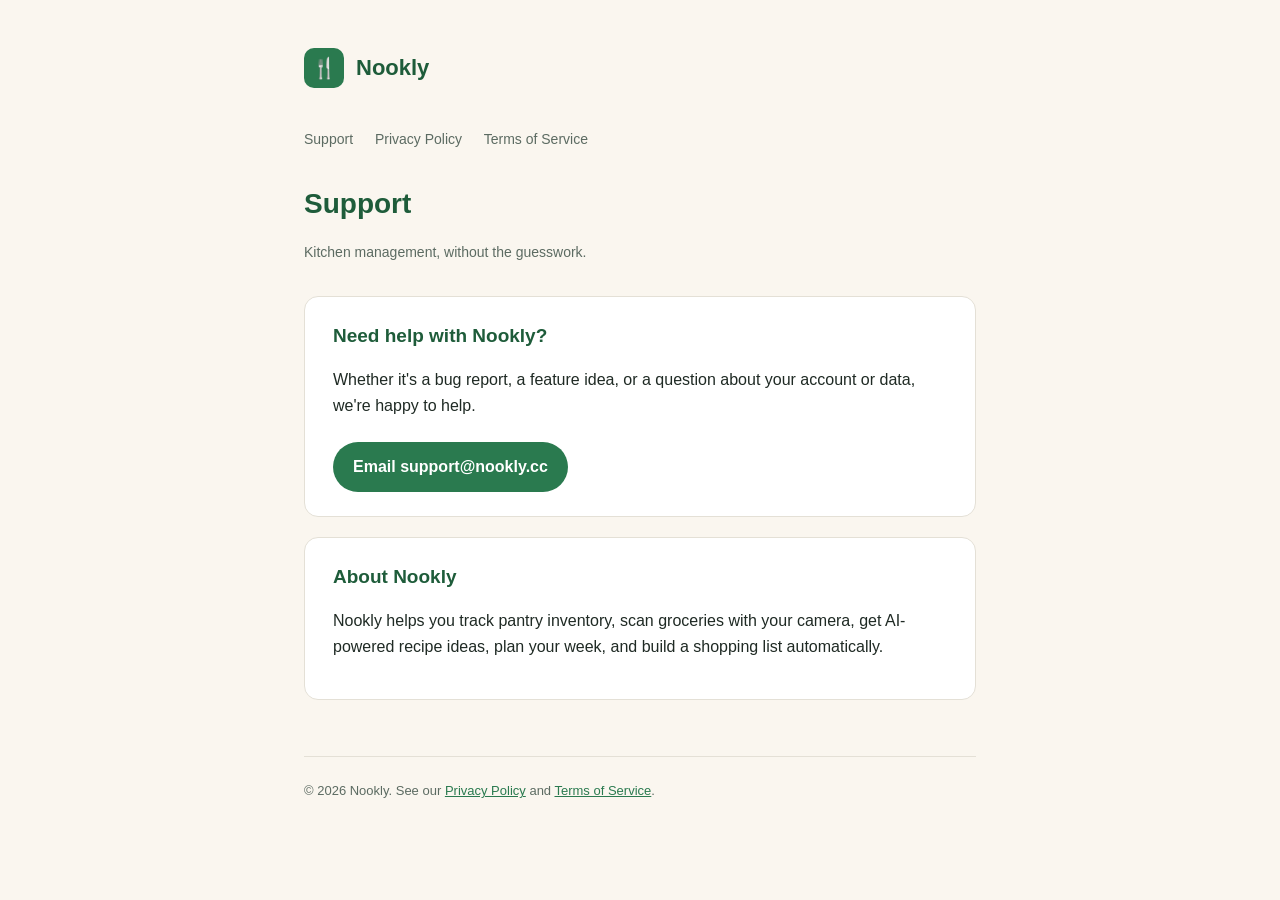
<file: index.html>
<!doctype html>
<html lang="en">
<head>
<meta charset="utf-8">
<meta name="viewport" content="width=device-width, initial-scale=1">
<title>Nookly — Support</title>
<link rel="stylesheet" href="style.css">
</head>
<body>
<div class="wrap">
  <header class="site">
    <div class="logo">🍴</div>
    <div class="name">Nookly</div>
  </header>
  <nav class="site">
    <a href="/">Support</a>
    <a href="/privacy">Privacy Policy</a>
    <a href="/terms">Terms of Service</a>
  </nav>

  <h1>Support</h1>
  <p class="updated">Kitchen management, without the guesswork.</p>

  <div class="card">
    <h2 style="margin-top:0">Need help with Nookly?</h2>
    <p>
      Whether it's a bug report, a feature idea, or a question about your account or data,
      we're happy to help.
    </p>
    <a class="button" href="mailto:support@nookly.cc">Email support@nookly.cc</a>
  </div>

  <div class="card">
    <h2 style="margin-top:0">About Nookly</h2>
    <p>
      Nookly helps you track pantry inventory, scan groceries with your camera, get AI-powered
      recipe ideas, plan your week, and build a shopping list automatically.
    </p>
  </div>

  <footer class="site">
    &copy; 2026 Nookly. See our <a href="/privacy">Privacy Policy</a> and
    <a href="/terms">Terms of Service</a>.
  </footer>
</div>
</body>
</html>
</file>
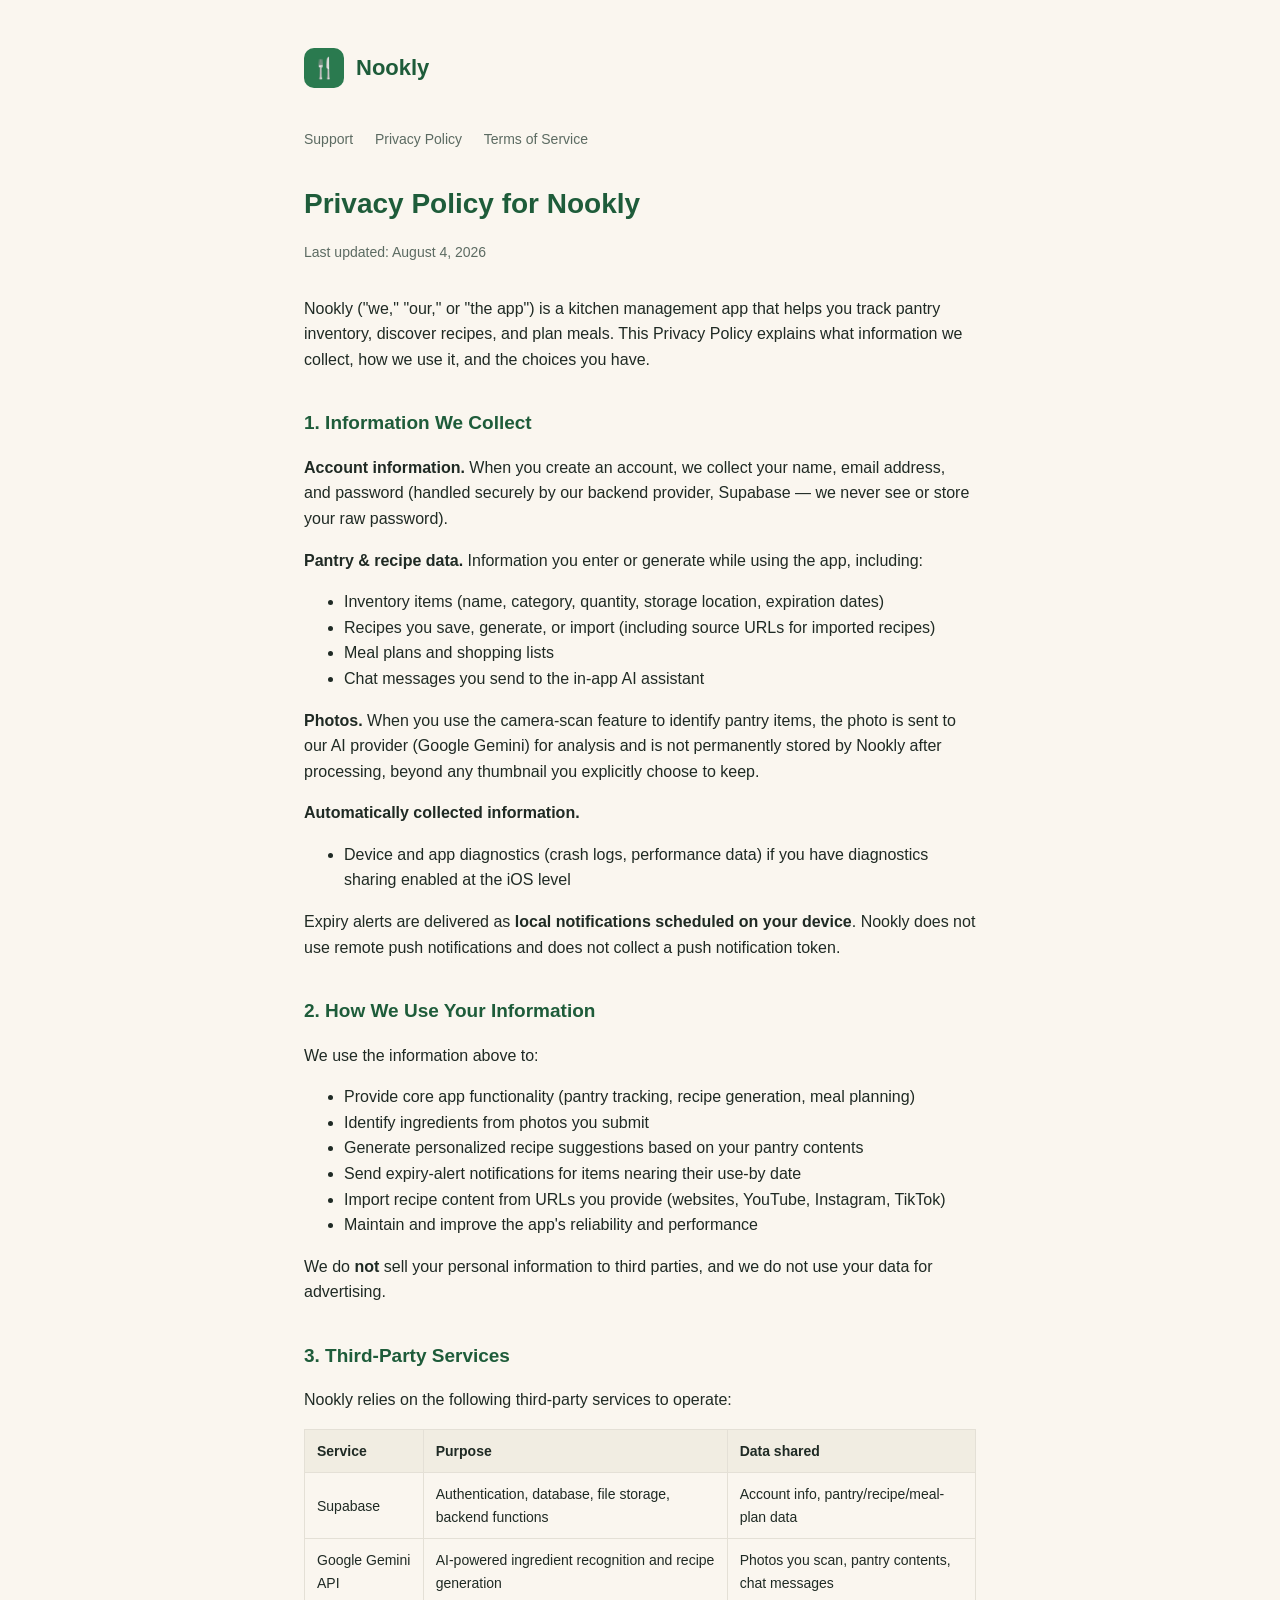
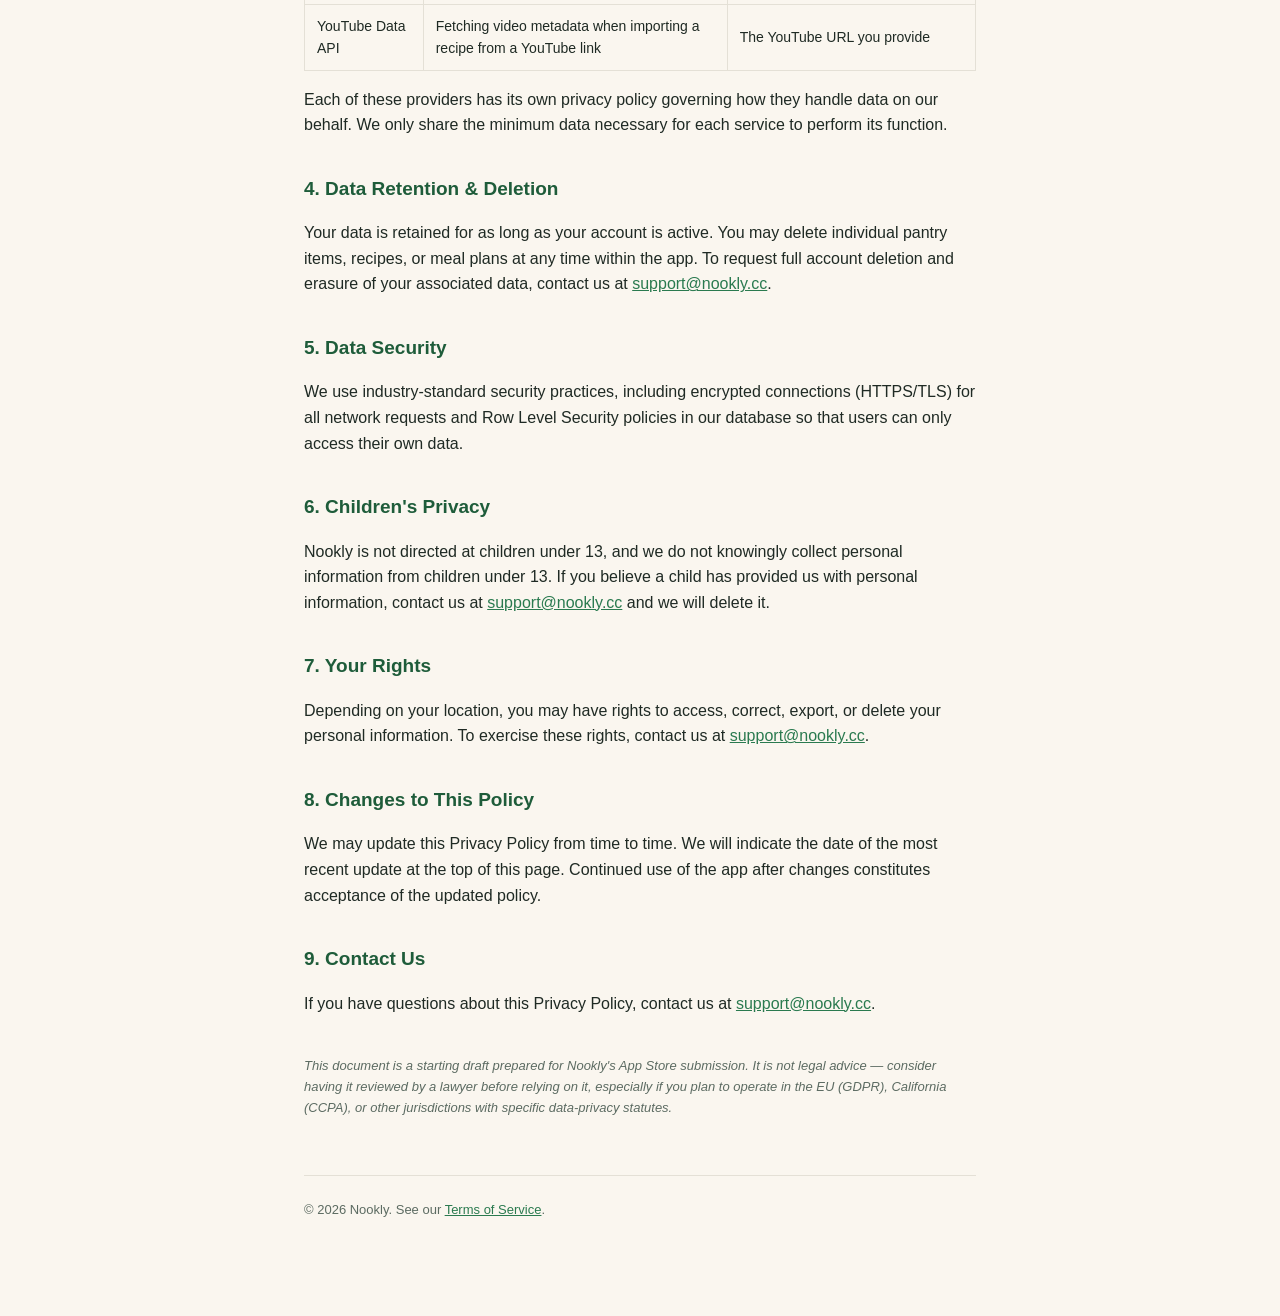
<file: privacy/index.html>
<!doctype html>
<html lang="en">
<head>
<meta charset="utf-8">
<meta name="viewport" content="width=device-width, initial-scale=1">
<title>Nookly — Privacy Policy</title>
<link rel="stylesheet" href="/style.css">
</head>
<body>
<div class="wrap">
  <header class="site">
    <div class="logo">🍴</div>
    <div class="name">Nookly</div>
  </header>
  <nav class="site">
    <a href="/">Support</a>
    <a href="/privacy">Privacy Policy</a>
    <a href="/terms">Terms of Service</a>
  </nav>

  <h1>Privacy Policy for Nookly</h1>
  <p class="updated">Last updated: August 4, 2026</p>

  <p>Nookly ("we," "our," or "the app") is a kitchen management app that helps you track pantry
  inventory, discover recipes, and plan meals. This Privacy Policy explains what information we
  collect, how we use it, and the choices you have.</p>

  <h2>1. Information We Collect</h2>
  <p><strong>Account information.</strong> When you create an account, we collect your name, email
  address, and password (handled securely by our backend provider, Supabase — we never see or
  store your raw password).</p>
  <p><strong>Pantry &amp; recipe data.</strong> Information you enter or generate while using the
  app, including:</p>
  <ul>
    <li>Inventory items (name, category, quantity, storage location, expiration dates)</li>
    <li>Recipes you save, generate, or import (including source URLs for imported recipes)</li>
    <li>Meal plans and shopping lists</li>
    <li>Chat messages you send to the in-app AI assistant</li>
  </ul>
  <p><strong>Photos.</strong> When you use the camera-scan feature to identify pantry items, the
  photo is sent to our AI provider (Google Gemini) for analysis and is not permanently stored by
  Nookly after processing, beyond any thumbnail you explicitly choose to keep.</p>
  <p><strong>Automatically collected information.</strong></p>
  <ul>
    <li>Device and app diagnostics (crash logs, performance data) if you have diagnostics sharing
    enabled at the iOS level</li>
  </ul>
  <p>Expiry alerts are delivered as <strong>local notifications scheduled on your device</strong>.
  Nookly does not use remote push notifications and does not collect a push notification token.</p>

  <h2>2. How We Use Your Information</h2>
  <p>We use the information above to:</p>
  <ul>
    <li>Provide core app functionality (pantry tracking, recipe generation, meal planning)</li>
    <li>Identify ingredients from photos you submit</li>
    <li>Generate personalized recipe suggestions based on your pantry contents</li>
    <li>Send expiry-alert notifications for items nearing their use-by date</li>
    <li>Import recipe content from URLs you provide (websites, YouTube, Instagram, TikTok)</li>
    <li>Maintain and improve the app's reliability and performance</li>
  </ul>
  <p>We do <strong>not</strong> sell your personal information to third parties, and we do not use
  your data for advertising.</p>

  <h2>3. Third-Party Services</h2>
  <p>Nookly relies on the following third-party services to operate:</p>
  <table>
    <tr><th>Service</th><th>Purpose</th><th>Data shared</th></tr>
    <tr>
      <td>Supabase</td>
      <td>Authentication, database, file storage, backend functions</td>
      <td>Account info, pantry/recipe/meal-plan data</td>
    </tr>
    <tr>
      <td>Google Gemini API</td>
      <td>AI-powered ingredient recognition and recipe generation</td>
      <td>Photos you scan, pantry contents, chat messages</td>
    </tr>
    <tr>
      <td>YouTube Data API</td>
      <td>Fetching video metadata when importing a recipe from a YouTube link</td>
      <td>The YouTube URL you provide</td>
    </tr>
  </table>
  <p>Each of these providers has its own privacy policy governing how they handle data on our
  behalf. We only share the minimum data necessary for each service to perform its function.</p>

  <h2>4. Data Retention &amp; Deletion</h2>
  <p>Your data is retained for as long as your account is active. You may delete individual
  pantry items, recipes, or meal plans at any time within the app. To request full account
  deletion and erasure of your associated data, contact us at
  <a href="mailto:support@nookly.cc">support@nookly.cc</a>.</p>

  <h2>5. Data Security</h2>
  <p>We use industry-standard security practices, including encrypted connections (HTTPS/TLS) for
  all network requests and Row Level Security policies in our database so that users can only
  access their own data.</p>

  <h2>6. Children's Privacy</h2>
  <p>Nookly is not directed at children under 13, and we do not knowingly collect personal
  information from children under 13. If you believe a child has provided us with personal
  information, contact us at <a href="mailto:support@nookly.cc">support@nookly.cc</a> and we will
  delete it.</p>

  <h2>7. Your Rights</h2>
  <p>Depending on your location, you may have rights to access, correct, export, or delete your
  personal information. To exercise these rights, contact us at
  <a href="mailto:support@nookly.cc">support@nookly.cc</a>.</p>

  <h2>8. Changes to This Policy</h2>
  <p>We may update this Privacy Policy from time to time. We will indicate the date of the most
  recent update at the top of this page. Continued use of the app after changes constitutes
  acceptance of the updated policy.</p>

  <h2>9. Contact Us</h2>
  <p>If you have questions about this Privacy Policy, contact us at
  <a href="mailto:support@nookly.cc">support@nookly.cc</a>.</p>

  <p class="disclaimer">This document is a starting draft prepared for Nookly's App Store
  submission. It is not legal advice — consider having it reviewed by a lawyer before relying on
  it, especially if you plan to operate in the EU (GDPR), California (CCPA), or other
  jurisdictions with specific data-privacy statutes.</p>

  <footer class="site">
    &copy; 2026 Nookly. See our <a href="/terms">Terms of Service</a>.
  </footer>
</div>
</body>
</html>
</file>
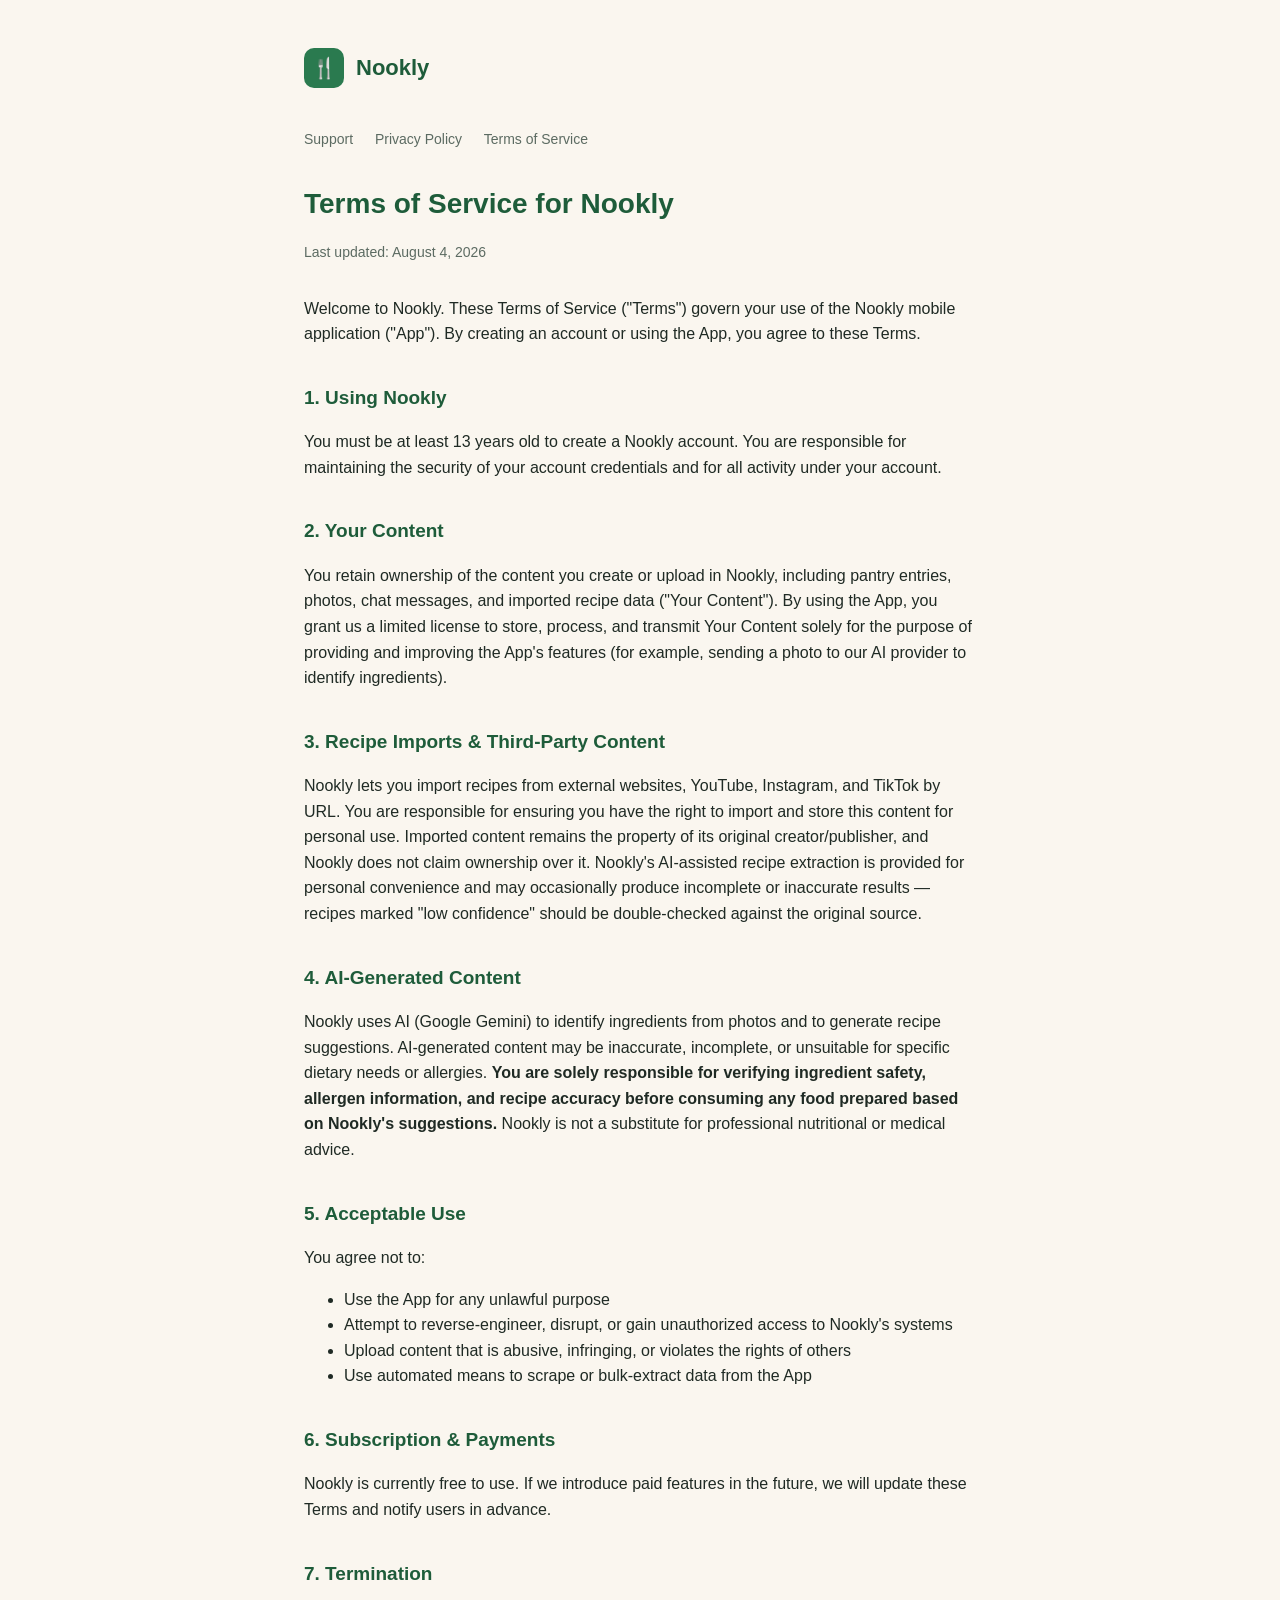
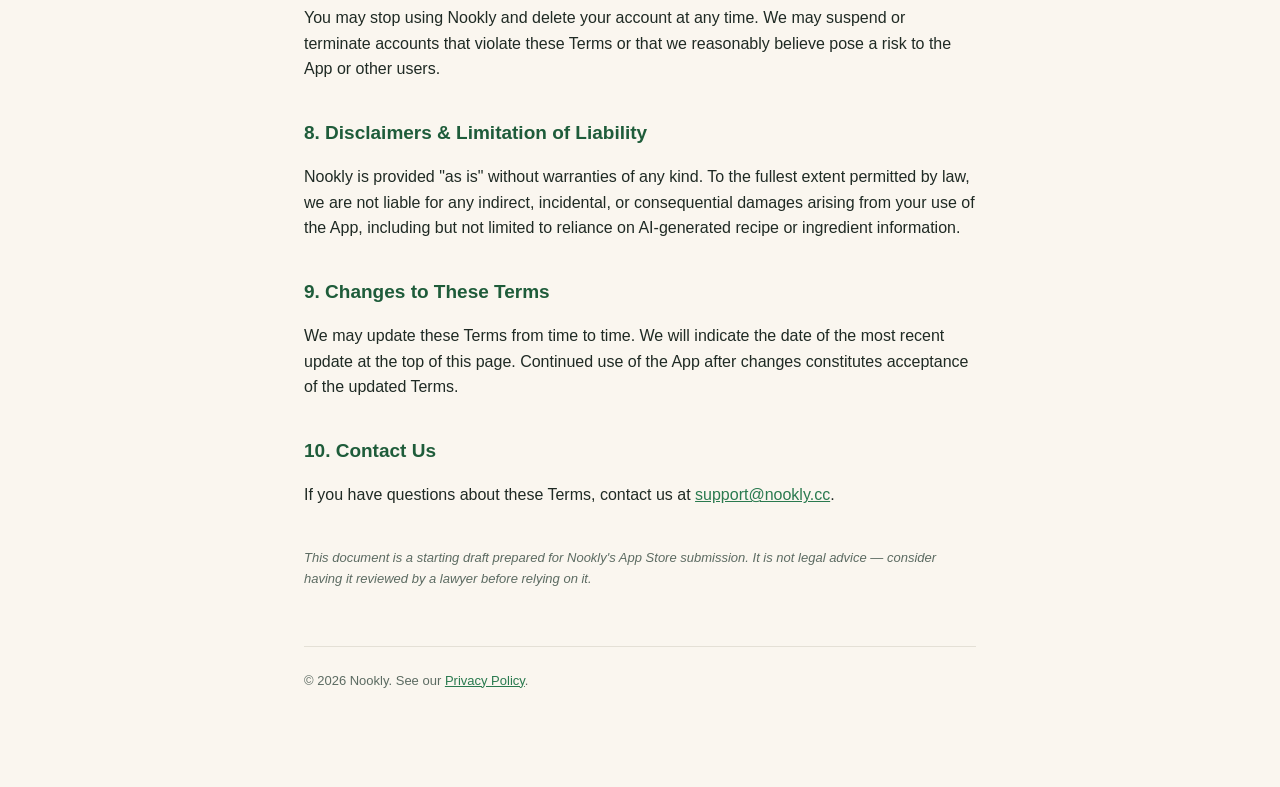
<file: terms/index.html>
<!doctype html>
<html lang="en">
<head>
<meta charset="utf-8">
<meta name="viewport" content="width=device-width, initial-scale=1">
<title>Nookly — Terms of Service</title>
<link rel="stylesheet" href="/style.css">
</head>
<body>
<div class="wrap">
  <header class="site">
    <div class="logo">🍴</div>
    <div class="name">Nookly</div>
  </header>
  <nav class="site">
    <a href="/">Support</a>
    <a href="/privacy">Privacy Policy</a>
    <a href="/terms">Terms of Service</a>
  </nav>

  <h1>Terms of Service for Nookly</h1>
  <p class="updated">Last updated: August 4, 2026</p>

  <p>Welcome to Nookly. These Terms of Service ("Terms") govern your use of the Nookly mobile
  application ("App"). By creating an account or using the App, you agree to these Terms.</p>

  <h2>1. Using Nookly</h2>
  <p>You must be at least 13 years old to create a Nookly account. You are responsible for
  maintaining the security of your account credentials and for all activity under your account.</p>

  <h2>2. Your Content</h2>
  <p>You retain ownership of the content you create or upload in Nookly, including pantry
  entries, photos, chat messages, and imported recipe data ("Your Content"). By using the App,
  you grant us a limited license to store, process, and transmit Your Content solely for the
  purpose of providing and improving the App's features (for example, sending a photo to our AI
  provider to identify ingredients).</p>

  <h2>3. Recipe Imports &amp; Third-Party Content</h2>
  <p>Nookly lets you import recipes from external websites, YouTube, Instagram, and TikTok by
  URL. You are responsible for ensuring you have the right to import and store this content for
  personal use. Imported content remains the property of its original creator/publisher, and
  Nookly does not claim ownership over it. Nookly's AI-assisted recipe extraction is provided for
  personal convenience and may occasionally produce incomplete or inaccurate results — recipes
  marked "low confidence" should be double-checked against the original source.</p>

  <h2>4. AI-Generated Content</h2>
  <p>Nookly uses AI (Google Gemini) to identify ingredients from photos and to generate recipe
  suggestions. AI-generated content may be inaccurate, incomplete, or unsuitable for specific
  dietary needs or allergies. <strong>You are solely responsible for verifying ingredient safety,
  allergen information, and recipe accuracy before consuming any food prepared based on Nookly's
  suggestions.</strong> Nookly is not a substitute for professional nutritional or medical
  advice.</p>

  <h2>5. Acceptable Use</h2>
  <p>You agree not to:</p>
  <ul>
    <li>Use the App for any unlawful purpose</li>
    <li>Attempt to reverse-engineer, disrupt, or gain unauthorized access to Nookly's systems</li>
    <li>Upload content that is abusive, infringing, or violates the rights of others</li>
    <li>Use automated means to scrape or bulk-extract data from the App</li>
  </ul>

  <h2>6. Subscription &amp; Payments</h2>
  <p>Nookly is currently free to use. If we introduce paid features in the future, we will update
  these Terms and notify users in advance.</p>

  <h2>7. Termination</h2>
  <p>You may stop using Nookly and delete your account at any time. We may suspend or terminate
  accounts that violate these Terms or that we reasonably believe pose a risk to the App or other
  users.</p>

  <h2>8. Disclaimers &amp; Limitation of Liability</h2>
  <p>Nookly is provided "as is" without warranties of any kind. To the fullest extent permitted by
  law, we are not liable for any indirect, incidental, or consequential damages arising from your
  use of the App, including but not limited to reliance on AI-generated recipe or ingredient
  information.</p>

  <h2>9. Changes to These Terms</h2>
  <p>We may update these Terms from time to time. We will indicate the date of the most recent
  update at the top of this page. Continued use of the App after changes constitutes acceptance
  of the updated Terms.</p>

  <h2>10. Contact Us</h2>
  <p>If you have questions about these Terms, contact us at
  <a href="mailto:support@nookly.cc">support@nookly.cc</a>.</p>

  <p class="disclaimer">This document is a starting draft prepared for Nookly's App Store
  submission. It is not legal advice — consider having it reviewed by a lawyer before relying on
  it.</p>

  <footer class="site">
    &copy; 2026 Nookly. See our <a href="/privacy">Privacy Policy</a>.
  </footer>
</div>
</body>
</html>
</file>
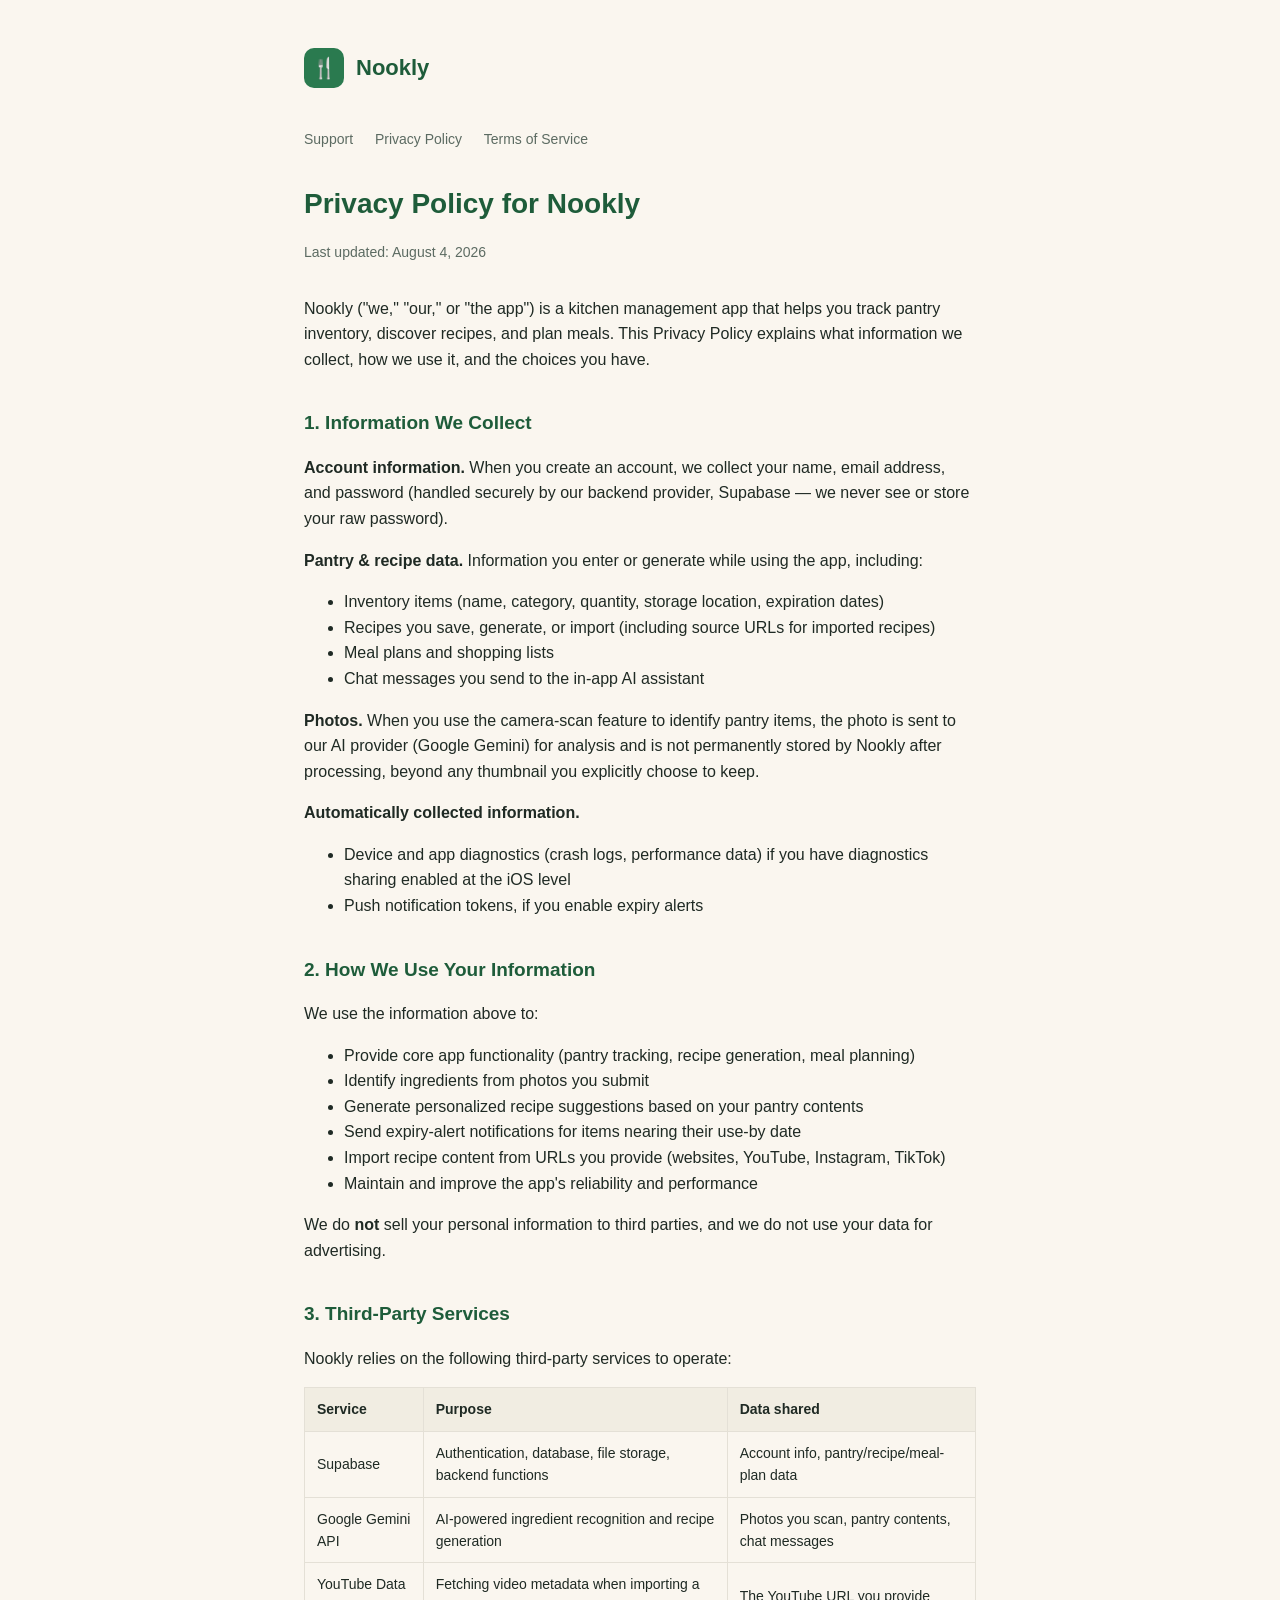
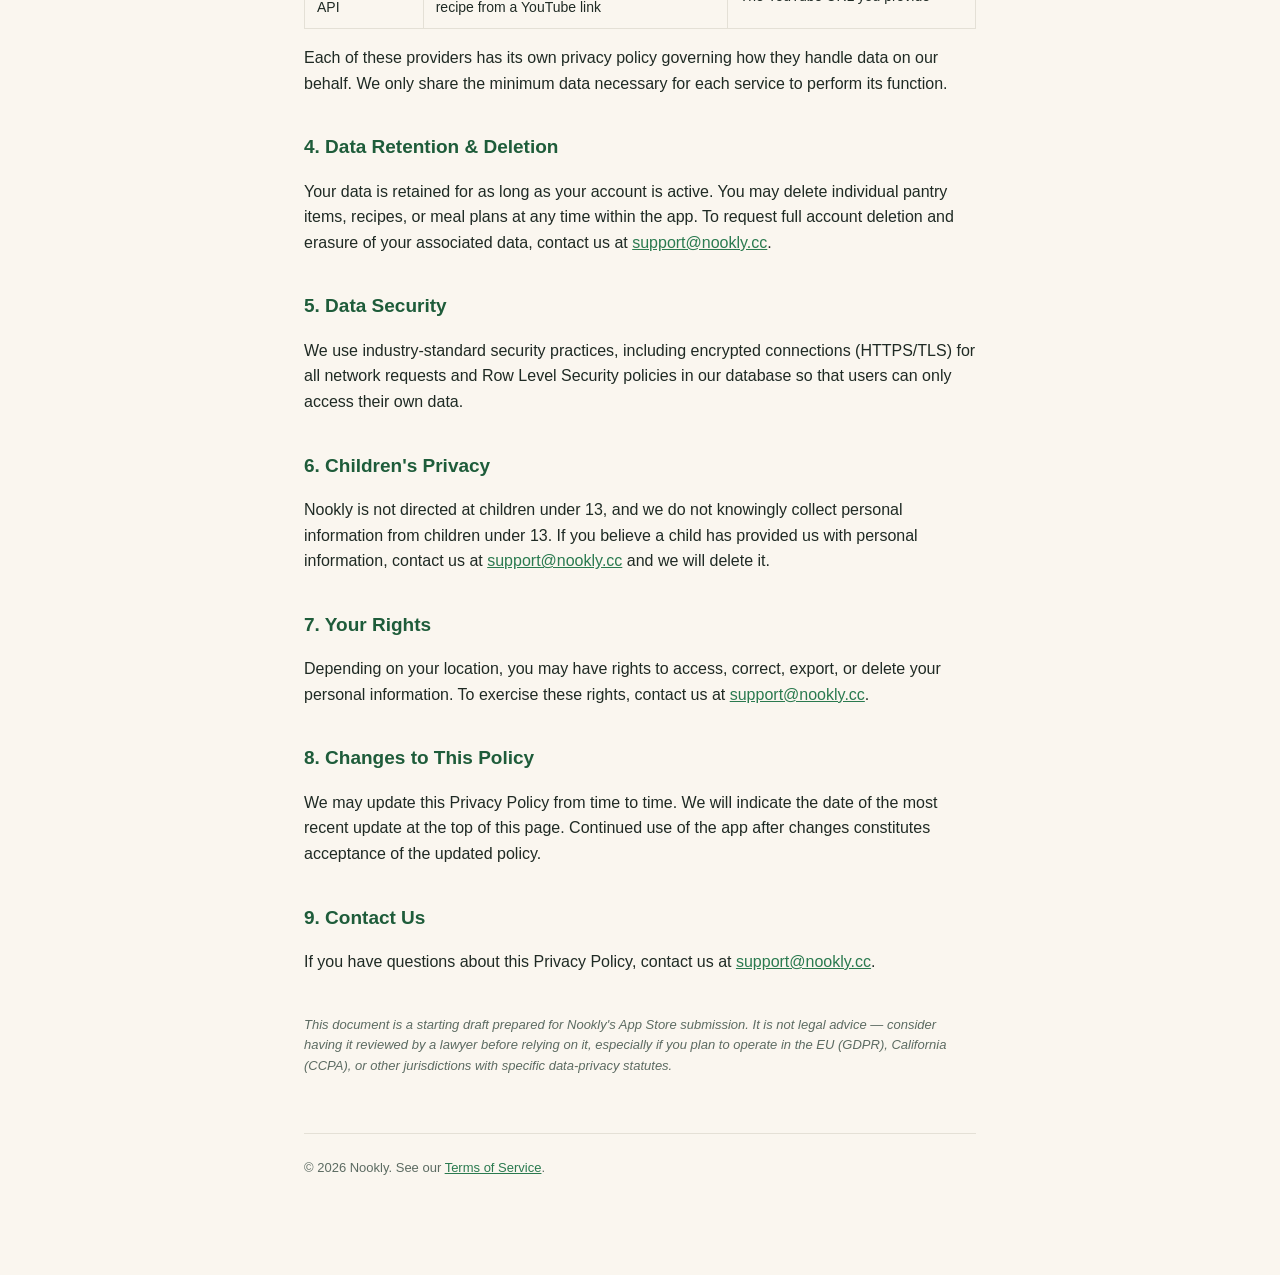
<file: privacy.html>
<!doctype html>
<html lang="en">
<head>
<meta charset="utf-8">
<meta name="viewport" content="width=device-width, initial-scale=1">
<title>Nookly — Privacy Policy</title>
<link rel="stylesheet" href="style.css">
</head>
<body>
<div class="wrap">
  <header class="site">
    <div class="logo">🍴</div>
    <div class="name">Nookly</div>
  </header>
  <nav class="site">
    <a href="/">Support</a>
    <a href="/privacy.html">Privacy Policy</a>
    <a href="/terms.html">Terms of Service</a>
  </nav>

  <h1>Privacy Policy for Nookly</h1>
  <p class="updated">Last updated: August 4, 2026</p>

  <p>Nookly ("we," "our," or "the app") is a kitchen management app that helps you track pantry
  inventory, discover recipes, and plan meals. This Privacy Policy explains what information we
  collect, how we use it, and the choices you have.</p>

  <h2>1. Information We Collect</h2>
  <p><strong>Account information.</strong> When you create an account, we collect your name, email
  address, and password (handled securely by our backend provider, Supabase — we never see or
  store your raw password).</p>
  <p><strong>Pantry &amp; recipe data.</strong> Information you enter or generate while using the
  app, including:</p>
  <ul>
    <li>Inventory items (name, category, quantity, storage location, expiration dates)</li>
    <li>Recipes you save, generate, or import (including source URLs for imported recipes)</li>
    <li>Meal plans and shopping lists</li>
    <li>Chat messages you send to the in-app AI assistant</li>
  </ul>
  <p><strong>Photos.</strong> When you use the camera-scan feature to identify pantry items, the
  photo is sent to our AI provider (Google Gemini) for analysis and is not permanently stored by
  Nookly after processing, beyond any thumbnail you explicitly choose to keep.</p>
  <p><strong>Automatically collected information.</strong></p>
  <ul>
    <li>Device and app diagnostics (crash logs, performance data) if you have diagnostics sharing
    enabled at the iOS level</li>
    <li>Push notification tokens, if you enable expiry alerts</li>
  </ul>

  <h2>2. How We Use Your Information</h2>
  <p>We use the information above to:</p>
  <ul>
    <li>Provide core app functionality (pantry tracking, recipe generation, meal planning)</li>
    <li>Identify ingredients from photos you submit</li>
    <li>Generate personalized recipe suggestions based on your pantry contents</li>
    <li>Send expiry-alert notifications for items nearing their use-by date</li>
    <li>Import recipe content from URLs you provide (websites, YouTube, Instagram, TikTok)</li>
    <li>Maintain and improve the app's reliability and performance</li>
  </ul>
  <p>We do <strong>not</strong> sell your personal information to third parties, and we do not use
  your data for advertising.</p>

  <h2>3. Third-Party Services</h2>
  <p>Nookly relies on the following third-party services to operate:</p>
  <table>
    <tr><th>Service</th><th>Purpose</th><th>Data shared</th></tr>
    <tr>
      <td>Supabase</td>
      <td>Authentication, database, file storage, backend functions</td>
      <td>Account info, pantry/recipe/meal-plan data</td>
    </tr>
    <tr>
      <td>Google Gemini API</td>
      <td>AI-powered ingredient recognition and recipe generation</td>
      <td>Photos you scan, pantry contents, chat messages</td>
    </tr>
    <tr>
      <td>YouTube Data API</td>
      <td>Fetching video metadata when importing a recipe from a YouTube link</td>
      <td>The YouTube URL you provide</td>
    </tr>
  </table>
  <p>Each of these providers has its own privacy policy governing how they handle data on our
  behalf. We only share the minimum data necessary for each service to perform its function.</p>

  <h2>4. Data Retention &amp; Deletion</h2>
  <p>Your data is retained for as long as your account is active. You may delete individual
  pantry items, recipes, or meal plans at any time within the app. To request full account
  deletion and erasure of your associated data, contact us at
  <a href="mailto:support@nookly.cc">support@nookly.cc</a>.</p>

  <h2>5. Data Security</h2>
  <p>We use industry-standard security practices, including encrypted connections (HTTPS/TLS) for
  all network requests and Row Level Security policies in our database so that users can only
  access their own data.</p>

  <h2>6. Children's Privacy</h2>
  <p>Nookly is not directed at children under 13, and we do not knowingly collect personal
  information from children under 13. If you believe a child has provided us with personal
  information, contact us at <a href="mailto:support@nookly.cc">support@nookly.cc</a> and we will
  delete it.</p>

  <h2>7. Your Rights</h2>
  <p>Depending on your location, you may have rights to access, correct, export, or delete your
  personal information. To exercise these rights, contact us at
  <a href="mailto:support@nookly.cc">support@nookly.cc</a>.</p>

  <h2>8. Changes to This Policy</h2>
  <p>We may update this Privacy Policy from time to time. We will indicate the date of the most
  recent update at the top of this page. Continued use of the app after changes constitutes
  acceptance of the updated policy.</p>

  <h2>9. Contact Us</h2>
  <p>If you have questions about this Privacy Policy, contact us at
  <a href="mailto:support@nookly.cc">support@nookly.cc</a>.</p>

  <p class="disclaimer">This document is a starting draft prepared for Nookly's App Store
  submission. It is not legal advice — consider having it reviewed by a lawyer before relying on
  it, especially if you plan to operate in the EU (GDPR), California (CCPA), or other
  jurisdictions with specific data-privacy statutes.</p>

  <footer class="site">
    &copy; 2026 Nookly. See our <a href="/terms.html">Terms of Service</a>.
  </footer>
</div>
</body>
</html>
</file>
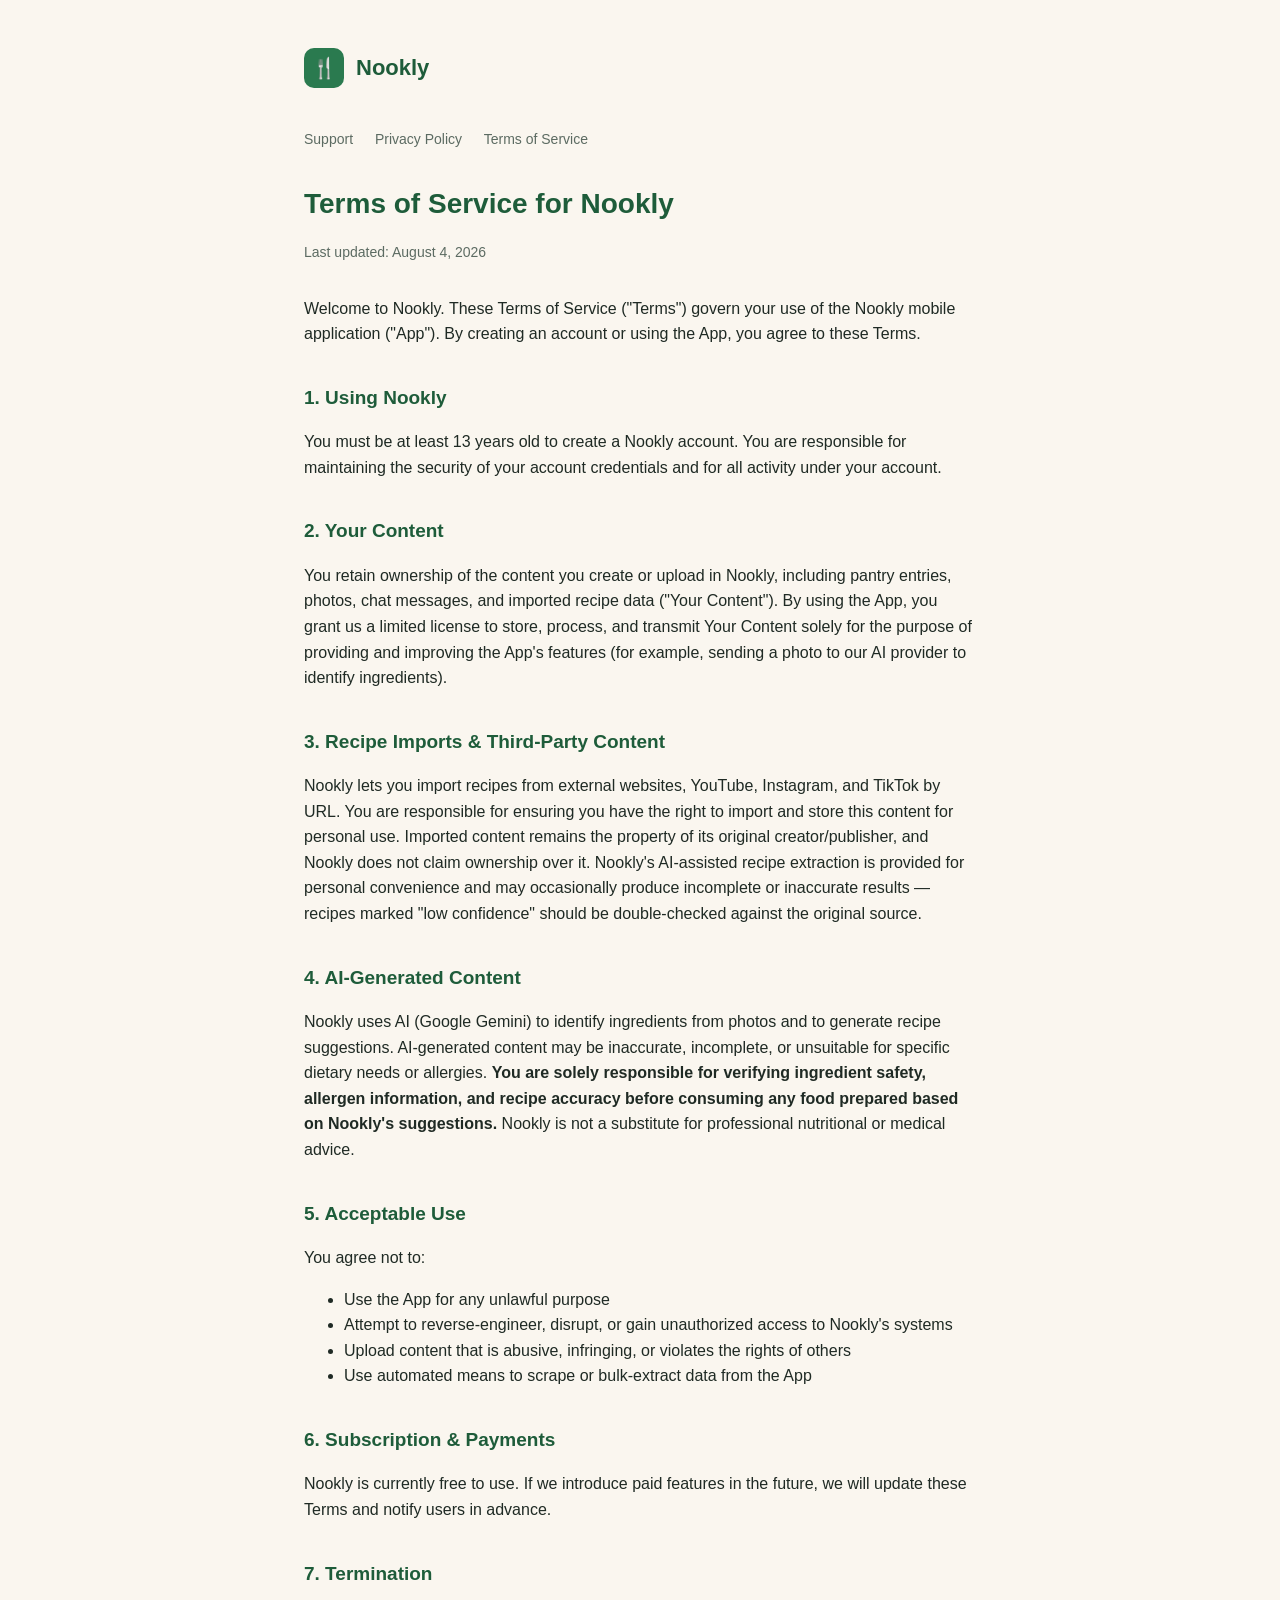
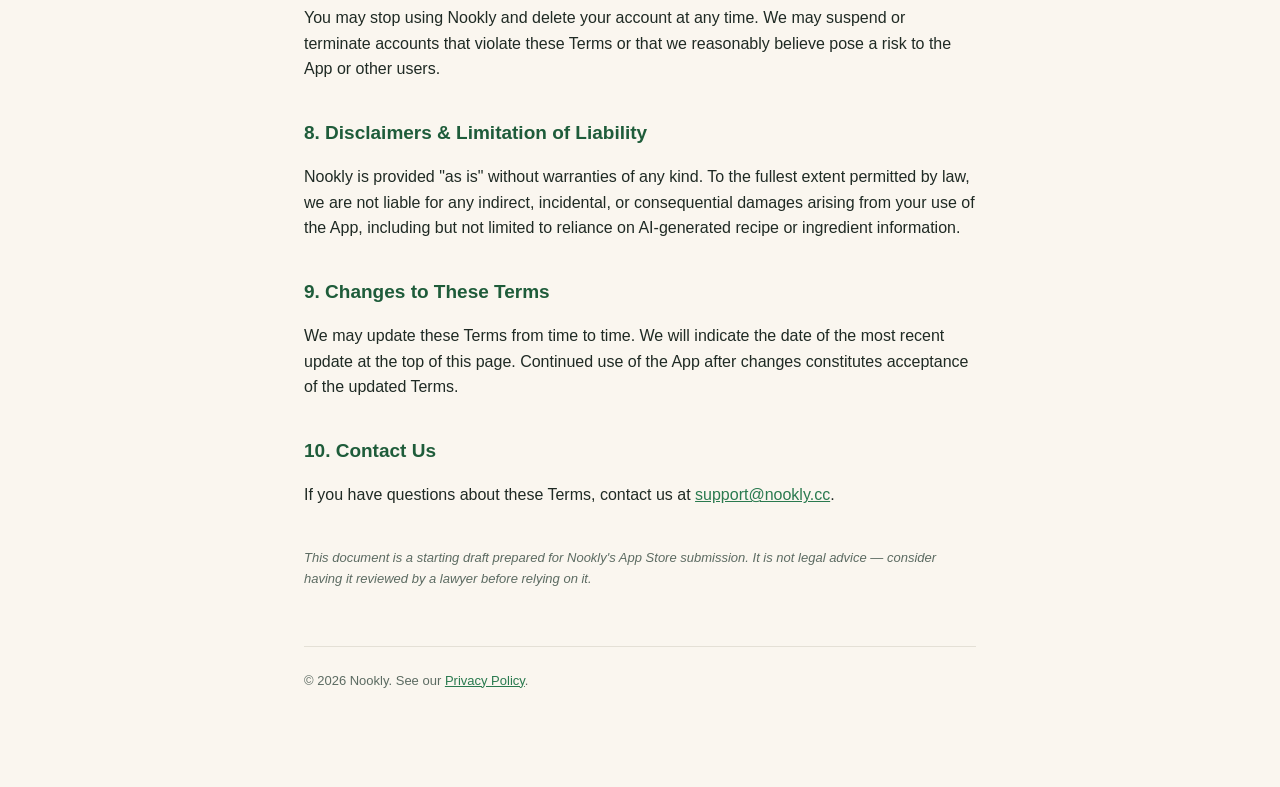
<file: terms.html>
<!doctype html>
<html lang="en">
<head>
<meta charset="utf-8">
<meta name="viewport" content="width=device-width, initial-scale=1">
<title>Nookly — Terms of Service</title>
<link rel="stylesheet" href="style.css">
</head>
<body>
<div class="wrap">
  <header class="site">
    <div class="logo">🍴</div>
    <div class="name">Nookly</div>
  </header>
  <nav class="site">
    <a href="/">Support</a>
    <a href="/privacy.html">Privacy Policy</a>
    <a href="/terms.html">Terms of Service</a>
  </nav>

  <h1>Terms of Service for Nookly</h1>
  <p class="updated">Last updated: August 4, 2026</p>

  <p>Welcome to Nookly. These Terms of Service ("Terms") govern your use of the Nookly mobile
  application ("App"). By creating an account or using the App, you agree to these Terms.</p>

  <h2>1. Using Nookly</h2>
  <p>You must be at least 13 years old to create a Nookly account. You are responsible for
  maintaining the security of your account credentials and for all activity under your account.</p>

  <h2>2. Your Content</h2>
  <p>You retain ownership of the content you create or upload in Nookly, including pantry
  entries, photos, chat messages, and imported recipe data ("Your Content"). By using the App,
  you grant us a limited license to store, process, and transmit Your Content solely for the
  purpose of providing and improving the App's features (for example, sending a photo to our AI
  provider to identify ingredients).</p>

  <h2>3. Recipe Imports &amp; Third-Party Content</h2>
  <p>Nookly lets you import recipes from external websites, YouTube, Instagram, and TikTok by
  URL. You are responsible for ensuring you have the right to import and store this content for
  personal use. Imported content remains the property of its original creator/publisher, and
  Nookly does not claim ownership over it. Nookly's AI-assisted recipe extraction is provided for
  personal convenience and may occasionally produce incomplete or inaccurate results — recipes
  marked "low confidence" should be double-checked against the original source.</p>

  <h2>4. AI-Generated Content</h2>
  <p>Nookly uses AI (Google Gemini) to identify ingredients from photos and to generate recipe
  suggestions. AI-generated content may be inaccurate, incomplete, or unsuitable for specific
  dietary needs or allergies. <strong>You are solely responsible for verifying ingredient safety,
  allergen information, and recipe accuracy before consuming any food prepared based on Nookly's
  suggestions.</strong> Nookly is not a substitute for professional nutritional or medical
  advice.</p>

  <h2>5. Acceptable Use</h2>
  <p>You agree not to:</p>
  <ul>
    <li>Use the App for any unlawful purpose</li>
    <li>Attempt to reverse-engineer, disrupt, or gain unauthorized access to Nookly's systems</li>
    <li>Upload content that is abusive, infringing, or violates the rights of others</li>
    <li>Use automated means to scrape or bulk-extract data from the App</li>
  </ul>

  <h2>6. Subscription &amp; Payments</h2>
  <p>Nookly is currently free to use. If we introduce paid features in the future, we will update
  these Terms and notify users in advance.</p>

  <h2>7. Termination</h2>
  <p>You may stop using Nookly and delete your account at any time. We may suspend or terminate
  accounts that violate these Terms or that we reasonably believe pose a risk to the App or other
  users.</p>

  <h2>8. Disclaimers &amp; Limitation of Liability</h2>
  <p>Nookly is provided "as is" without warranties of any kind. To the fullest extent permitted by
  law, we are not liable for any indirect, incidental, or consequential damages arising from your
  use of the App, including but not limited to reliance on AI-generated recipe or ingredient
  information.</p>

  <h2>9. Changes to These Terms</h2>
  <p>We may update these Terms from time to time. We will indicate the date of the most recent
  update at the top of this page. Continued use of the App after changes constitutes acceptance
  of the updated Terms.</p>

  <h2>10. Contact Us</h2>
  <p>If you have questions about these Terms, contact us at
  <a href="mailto:support@nookly.cc">support@nookly.cc</a>.</p>

  <p class="disclaimer">This document is a starting draft prepared for Nookly's App Store
  submission. It is not legal advice — consider having it reviewed by a lawyer before relying on
  it.</p>

  <footer class="site">
    &copy; 2026 Nookly. See our <a href="/privacy.html">Privacy Policy</a>.
  </footer>
</div>
</body>
</html>
</file>
<file: style.css>
:root {
  --green: #2A7A4F;
  --green-dark: #1E5C3A;
  --amber: #E8954A;
  --cream: #FAF6EF;
  --ink: #1F2A24;
  --muted: #5C6B62;
  --border: #E4E0D6;
}

* { box-sizing: border-box; }

body {
  margin: 0;
  font-family: -apple-system, BlinkMacSystemFont, "Segoe UI", Roboto, Helvetica, Arial, sans-serif;
  color: var(--ink);
  background: var(--cream);
  line-height: 1.6;
}

.wrap {
  max-width: 720px;
  margin: 0 auto;
  padding: 48px 24px 96px;
}

header.site {
  display: flex;
  align-items: center;
  gap: 12px;
  margin-bottom: 40px;
}

header.site .logo {
  width: 40px;
  height: 40px;
  border-radius: 10px;
  background: var(--green);
  display: flex;
  align-items: center;
  justify-content: center;
  font-size: 20px;
}

header.site .name {
  font-size: 22px;
  font-weight: 800;
  color: var(--green-dark);
}

nav.site {
  margin-bottom: 32px;
  font-size: 14px;
}

nav.site a {
  color: var(--muted);
  text-decoration: none;
  margin-right: 18px;
}

nav.site a:hover { color: var(--green-dark); }

h1 {
  font-size: 28px;
  font-weight: 800;
  color: var(--green-dark);
  margin: 0 0 8px;
}

h2 {
  font-size: 19px;
  font-weight: 700;
  color: var(--green-dark);
  margin: 36px 0 12px;
}

p, li { color: var(--ink); }

.updated {
  color: var(--muted);
  font-size: 14px;
  margin-bottom: 32px;
}

table {
  width: 100%;
  border-collapse: collapse;
  margin: 16px 0;
  font-size: 14px;
}

th, td {
  text-align: left;
  padding: 10px 12px;
  border: 1px solid var(--border);
}

th { background: #F1EDE2; }

a { color: var(--green); }

.card {
  background: #fff;
  border: 1px solid var(--border);
  border-radius: 14px;
  padding: 24px 28px;
  margin-bottom: 20px;
}

.button {
  display: inline-block;
  background: var(--green);
  color: #fff !important;
  text-decoration: none;
  padding: 12px 20px;
  border-radius: 999px;
  font-weight: 600;
  margin-top: 8px;
}

footer.site {
  margin-top: 56px;
  padding-top: 24px;
  border-top: 1px solid var(--border);
  color: var(--muted);
  font-size: 13px;
}

.disclaimer {
  margin-top: 40px;
  font-size: 13px;
  color: var(--muted);
  font-style: italic;
}
</file>
